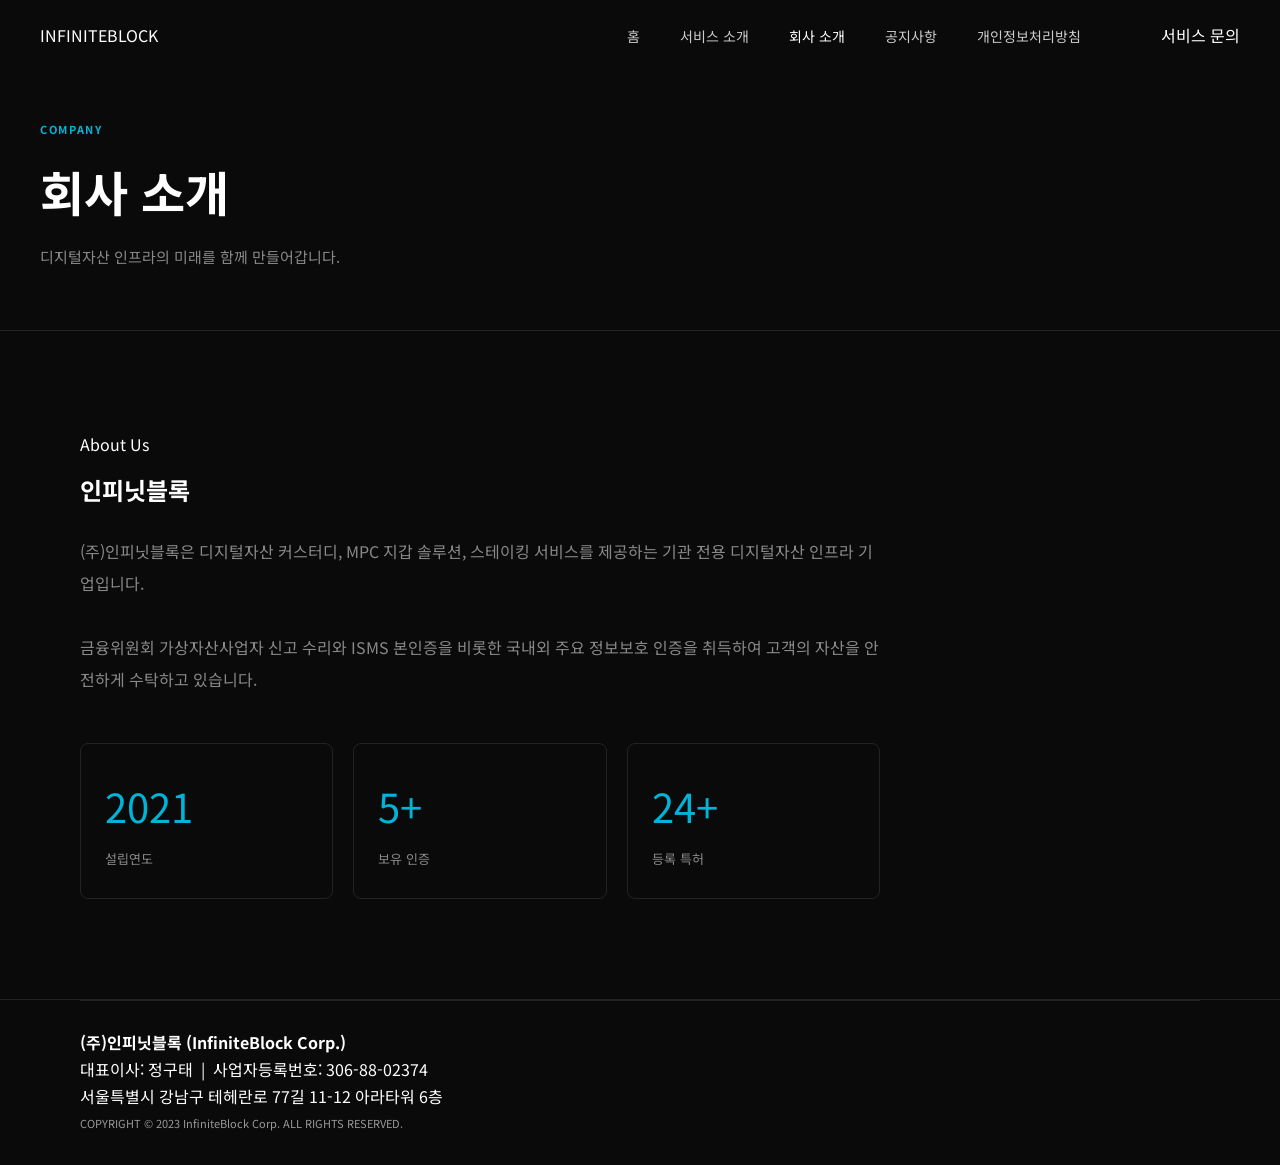
<file: pages/company.html>
<!DOCTYPE html>
<html lang="ko">
<head>
  <meta charset="UTF-8" />
  <meta name="viewport" content="width=device-width, initial-scale=1.0" />
  <title>회사 소개 — InfiniteBlock</title>
  <link rel="stylesheet" href="../css/style.css" />
  <link href="https://fonts.googleapis.com/css2?family=DM+Serif+Display:ital@0;1&family=Syne:wght@400;500;600;700;800&family=Noto+Sans+KR:wght@300;400;500;700&display=swap" rel="stylesheet" />
</head>
<body>
<header class="site-header scrolled" id="site-header">
  <nav class="nav-inner">
    <a href="../index.html" class="logo"><span class="logo-text">INFINITE<span class="logo-accent">BLOCK</span></span></a>
    <ul class="nav-links">
      <li><a href="../index.html" class="nav-link">홈</a></li>
      <li><a href="services.html" class="nav-link">서비스 소개</a></li>
      <li><a href="company.html" class="nav-link active">회사 소개</a></li>
      <li><a href="notice.html" class="nav-link">공지사항</a></li>
      <li><a href="privacy.html" class="nav-link">개인정보처리방침</a></li>
    </ul>
    <div class="nav-actions"><a href="../index.html#contact" class="btn-contact">서비스 문의</a></div>
    <button class="hamburger" id="hamburger"><span></span><span></span><span></span></button>
  </nav>
</header>
<div class="mobile-menu" id="mobile-menu">
  <ul>
    <li><a href="../index.html">홈</a></li>
    <li><a href="services.html">서비스 소개</a></li>
    <li><a href="company.html">회사 소개</a></li>
    <li><a href="notice.html">공지사항</a></li>
    <li><a href="privacy.html">개인정보처리방침</a></li>
    <li><a href="../index.html#contact" class="mobile-cta">서비스 문의</a></li>
  </ul>
</div>
<div class="page-hero">
  <div class="page-hero-inner">
    <span class="section-tag">Company</span>
    <h1 class="page-hero-title">회사 소개</h1>
    <p class="page-hero-desc">디지털자산 인프라의 미래를 함께 만들어갑니다.</p>
  </div>
</div>
<section style="padding:100px 0;">
  <div class="container">
    <div style="max-width:800px;">
      <span class="section-tag">About Us</span>
      <h2 class="section-title" style="margin:12px 0 24px;">인피닛블록</h2>
      <p style="font-size:16px;color:var(--gray-2);line-height:2;margin-bottom:32px;">
        (주)인피닛블록은 디지털자산 커스터디, MPC 지갑 솔루션, 스테이킹 서비스를 제공하는 기관 전용 디지털자산 인프라 기업입니다.<br/><br/>
        금융위원회 가상자산사업자 신고 수리와 ISMS 본인증을 비롯한 국내외 주요 정보보호 인증을 취득하여 고객의 자산을 안전하게 수탁하고 있습니다.
      </p>
      <div style="display:grid;grid-template-columns:repeat(3,1fr);gap:20px;margin-top:48px;">
        <div style="background:var(--dark-2);border:1px solid var(--border);border-radius:var(--radius);padding:28px 24px;">
          <div style="font-family:var(--font-display);font-size:40px;color:var(--accent);margin-bottom:8px;">2021</div>
          <div style="font-size:13px;color:var(--gray-2);">설립연도</div>
        </div>
        <div style="background:var(--dark-2);border:1px solid var(--border);border-radius:var(--radius);padding:28px 24px;">
          <div style="font-family:var(--font-display);font-size:40px;color:var(--accent);margin-bottom:8px;">5+</div>
          <div style="font-size:13px;color:var(--gray-2);">보유 인증</div>
        </div>
        <div style="background:var(--dark-2);border:1px solid var(--border);border-radius:var(--radius);padding:28px 24px;">
          <div style="font-family:var(--font-display);font-size:40px;color:var(--accent);margin-bottom:8px;">24+</div>
          <div style="font-size:13px;color:var(--gray-2);">등록 특허</div>
        </div>
      </div>
    </div>
  </div>
</section>
<footer class="site-footer">
  <div class="container">
    <div class="footer-bottom" style="border-top:1px solid var(--border);padding-top:28px;">
      <div class="footer-corp"><strong>(주)인피닛블록 (InfiniteBlock Corp.)</strong><br/>대표이사: 정구태 &nbsp;|&nbsp; 사업자등록번호: 306-88-02374<br/>서울특별시 강남구 테헤란로 77길 11-12 아라타워 6층</div>
      <div class="footer-copy">COPYRIGHT © 2023 InfiniteBlock Corp. ALL RIGHTS RESERVED.</div>
    </div>
  </div>
</footer>
<script src="../js/config.js"></script>
<script>
window.addEventListener('scroll', () => document.getElementById('site-header').classList.toggle('scrolled', window.scrollY > 20));
document.getElementById('hamburger')?.addEventListener('click', () => document.getElementById('mobile-menu')?.classList.toggle('open'));
</script>
</body>
</html>
</file>
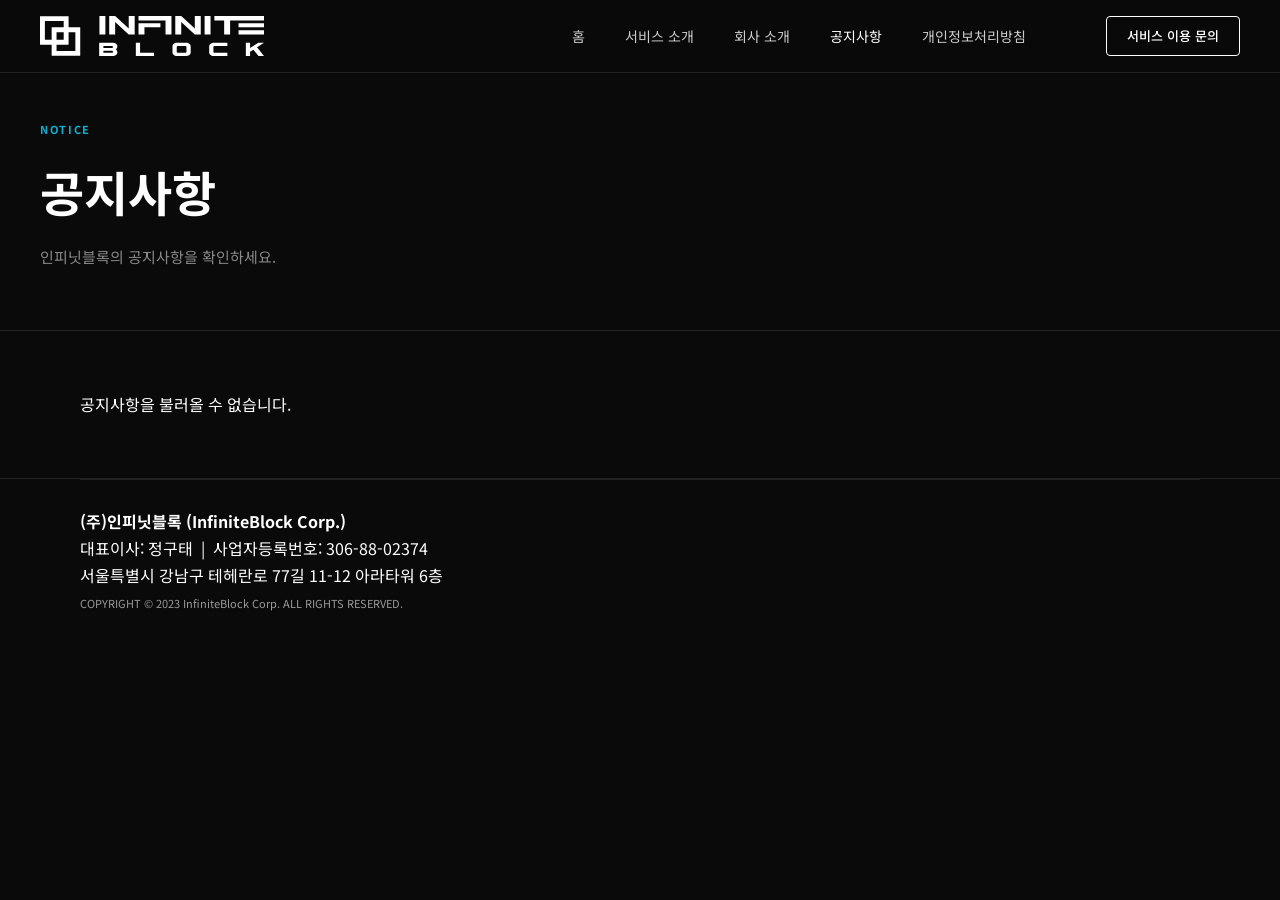
<file: pages/notice.html>
<!DOCTYPE html>
<html lang="ko">
<head>
  <meta charset="UTF-8" />
  <meta name="viewport" content="width=device-width, initial-scale=1.0" />
  <title>공지사항 — InfiniteBlock</title>
  <link rel="stylesheet" href="../css/style.css" />
  <link href="https://fonts.googleapis.com/css2?family=DM+Serif+Display:ital@0;1&family=Syne:wght@400;500;600;700;800&family=Noto+Sans+KR:wght@300;400;500;700&display=swap" rel="stylesheet" />
</head>
<body>
<header class="site-header scrolled" id="site-header">
  <nav class="nav-inner">
    <a href="../index.html" class="logo"><img src="../images/logo.svg" alt="InfiniteBlock" class="logo-img" /></a>
    <ul class="nav-links">
      <li><a href="../index.html" class="nav-link">홈</a></li>
      <li><a href="services.html" class="nav-link">서비스 소개</a></li>
      <li><a href="company.html" class="nav-link">회사 소개</a></li>
      <li><a href="notice.html" class="nav-link active">공지사항</a></li>
      <li><a href="privacy.html" class="nav-link">개인정보처리방침</a></li>
    </ul>
    <div class="nav-actions"><a href="../index.html#contact" class="btn-nav-outline">서비스 이용 문의</a></div>
    <button class="hamburger" id="hamburger"><span></span><span></span><span></span></button>
  </nav>
</header>
<div class="mobile-menu" id="mobile-menu">
  <ul>
    <li><a href="../index.html">홈</a></li>
    <li><a href="services.html">서비스 소개</a></li>
    <li><a href="company.html">회사 소개</a></li>
    <li><a href="notice.html">공지사항</a></li>
    <li><a href="privacy.html">개인정보처리방침</a></li>
    <li><a href="../index.html#contact" class="mobile-cta">서비스 문의</a></li>
  </ul>
</div>
<div class="page-hero">
  <div class="page-hero-inner">
    <span class="section-tag">Notice</span>
    <h1 class="page-hero-title">공지사항</h1>
    <p class="page-hero-desc">인피닛블록의 공지사항을 확인하세요.</p>
  </div>
</div>
<section class="notice-list">
  <div class="container" id="notice-container">
    <div class="media-loading">공지사항을 불러오는 중...</div>
  </div>
</section>
<div class="notice-modal" id="notice-modal">
  <div class="notice-modal-box">
    <button class="notice-modal-close" id="modal-close">✕</button>
    <div class="notice-modal-num" id="modal-num"></div>
    <div class="notice-modal-title" id="modal-title"></div>
    <div class="notice-modal-date" id="modal-date"></div>
    <div class="notice-modal-body" id="modal-body"></div>
  </div>
</div>
<footer class="site-footer">
  <div class="container">
    <div class="footer-bottom" style="border-top:1px solid var(--border);padding-top:28px;">
      <div class="footer-corp"><strong>(주)인피닛블록 (InfiniteBlock Corp.)</strong><br/>대표이사: 정구태 &nbsp;|&nbsp; 사업자등록번호: 306-88-02374<br/>서울특별시 강남구 테헤란로 77길 11-12 아라타워 6층</div>
      <div class="footer-copy">COPYRIGHT © 2023 InfiniteBlock Corp. ALL RIGHTS RESERVED.</div>
    </div>
  </div>
</footer>
<script src="../js/config.js"></script>
<script>
window.addEventListener('scroll', () => document.getElementById('site-header').classList.toggle('scrolled', window.scrollY > 20));
document.getElementById('hamburger')?.addEventListener('click', () => document.getElementById('mobile-menu').classList.toggle('open'));
const modal = document.getElementById('notice-modal');
document.getElementById('modal-close').addEventListener('click', () => modal.classList.remove('open'));
modal.addEventListener('click', (e) => { if (e.target === modal) modal.classList.remove('open'); });
document.addEventListener('keydown', (e) => { if (e.key === 'Escape') modal.classList.remove('open'); });
function openModal(notice, num) {
  document.getElementById('modal-num').textContent = `공지 ${String(num).padStart(3, '0')}`;
  document.getElementById('modal-title').textContent = notice.title;
  document.getElementById('modal-date').textContent = notice.created_at?.slice(0, 10) || '';
  document.getElementById('modal-body').textContent = notice.body;
  modal.classList.add('open');
}
async function loadNotices() {
  const container = document.getElementById('notice-container');
  try {
    const res = await fetch(`${SUPABASE_URL}/rest/v1/notices?select=*&order=created_at.desc`, {
      headers: { 'apikey': SUPABASE_ANON_KEY, 'Authorization': `Bearer ${SUPABASE_ANON_KEY}` }
    });
    const data = await res.json();
    if (!Array.isArray(data) || data.length === 0) {
      container.innerHTML = '<div class="media-loading">등록된 공지사항이 없습니다.</div>';
      return;
    }
    container.innerHTML = '';
    data.forEach((notice, i) => {
      const num = data.length - i;
      const isNew = (Date.now() - new Date(notice.created_at).getTime()) < 7 * 24 * 60 * 60 * 1000;
      const el = document.createElement('div');
      el.className = 'notice-item';
      el.innerHTML = `
        <div class="notice-num">${String(num).padStart(3, '0')}</div>
        <div class="notice-content">
          <div class="notice-title">${notice.title} ${isNew ? '<span class="notice-badge">NEW</span>' : ''}</div>
          <div class="notice-date">${notice.created_at?.slice(0, 10) || ''}</div>
        </div>`;
      el.addEventListener('click', () => openModal(notice, num));
      container.appendChild(el);
    });
  } catch {
    container.innerHTML = '<div class="media-loading">공지사항을 불러올 수 없습니다.</div>';
  }
}
loadNotices();
</script>
</body>
</html>
</file>
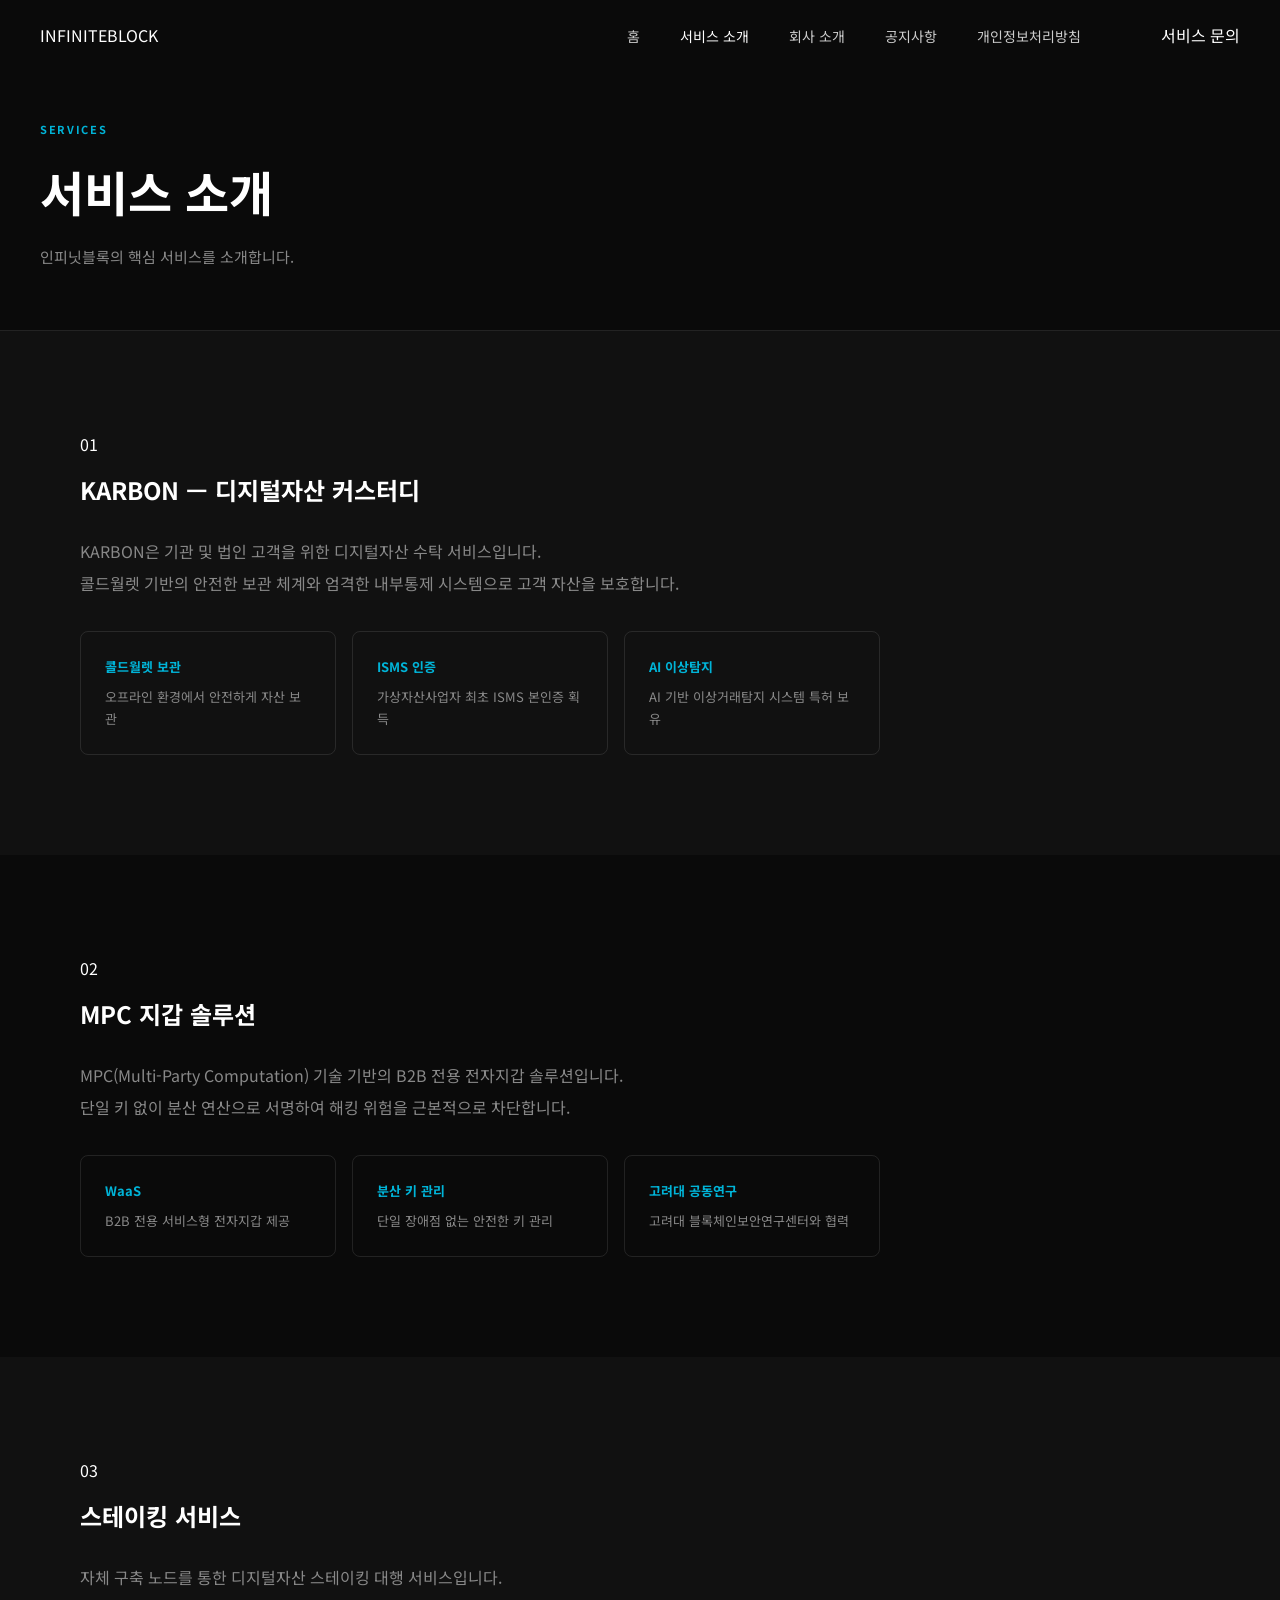
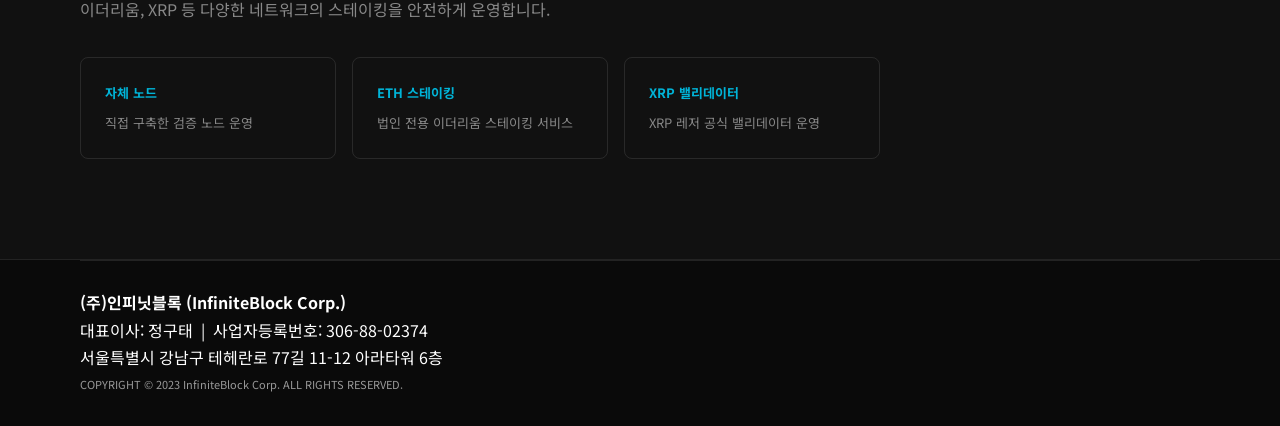
<file: pages/services.html>
<!DOCTYPE html>
<html lang="ko">
<head>
  <meta charset="UTF-8" />
  <meta name="viewport" content="width=device-width, initial-scale=1.0" />
  <title>서비스 소개 — InfiniteBlock</title>
  <link rel="stylesheet" href="../css/style.css" />
  <link href="https://fonts.googleapis.com/css2?family=DM+Serif+Display:ital@0;1&family=Syne:wght@400;500;600;700;800&family=Noto+Sans+KR:wght@300;400;500;700&display=swap" rel="stylesheet" />
</head>
<body>
<header class="site-header scrolled" id="site-header">
  <nav class="nav-inner">
    <a href="../index.html" class="logo"><span class="logo-text">INFINITE<span class="logo-accent">BLOCK</span></span></a>
    <ul class="nav-links">
      <li><a href="../index.html" class="nav-link">홈</a></li>
      <li><a href="services.html" class="nav-link active">서비스 소개</a></li>
      <li><a href="company.html" class="nav-link">회사 소개</a></li>
      <li><a href="notice.html" class="nav-link">공지사항</a></li>
      <li><a href="privacy.html" class="nav-link">개인정보처리방침</a></li>
    </ul>
    <div class="nav-actions"><a href="../index.html#contact" class="btn-contact">서비스 문의</a></div>
    <button class="hamburger" id="hamburger"><span></span><span></span><span></span></button>
  </nav>
</header>
<div class="mobile-menu" id="mobile-menu">
  <ul>
    <li><a href="../index.html">홈</a></li>
    <li><a href="services.html">서비스 소개</a></li>
    <li><a href="company.html">회사 소개</a></li>
    <li><a href="notice.html">공지사항</a></li>
    <li><a href="privacy.html">개인정보처리방침</a></li>
    <li><a href="../index.html#contact" class="mobile-cta">서비스 문의</a></li>
  </ul>
</div>

<div class="page-hero">
  <div class="page-hero-inner">
    <span class="section-tag">Services</span>
    <h1 class="page-hero-title">서비스 소개</h1>
    <p class="page-hero-desc">인피닛블록의 핵심 서비스를 소개합니다.</p>
  </div>
</div>

<section id="custody" style="padding:100px 0;background:var(--dark);">
  <div class="container">
    <div style="max-width:800px;">
      <span class="section-tag">01</span>
      <h2 class="section-title" style="margin:12px 0 24px;">KARBON — 디지털자산 커스터디</h2>
      <p style="font-size:16px;color:var(--gray-2);line-height:2;margin-bottom:32px;">
        KARBON은 기관 및 법인 고객을 위한 디지털자산 수탁 서비스입니다.<br/>
        콜드월렛 기반의 안전한 보관 체계와 엄격한 내부통제 시스템으로 고객 자산을 보호합니다.
      </p>
      <div style="display:grid;grid-template-columns:repeat(3,1fr);gap:16px;">
        <div style="background:var(--dark-2);border:1px solid var(--border);border-radius:var(--radius);padding:24px;">
          <div style="color:var(--accent);font-size:13px;font-family:var(--font-ui);font-weight:700;margin-bottom:8px;">콜드월렛 보관</div>
          <div style="font-size:13px;color:var(--gray-2);">오프라인 환경에서 안전하게 자산 보관</div>
        </div>
        <div style="background:var(--dark-2);border:1px solid var(--border);border-radius:var(--radius);padding:24px;">
          <div style="color:var(--accent);font-size:13px;font-family:var(--font-ui);font-weight:700;margin-bottom:8px;">ISMS 인증</div>
          <div style="font-size:13px;color:var(--gray-2);">가상자산사업자 최초 ISMS 본인증 획득</div>
        </div>
        <div style="background:var(--dark-2);border:1px solid var(--border);border-radius:var(--radius);padding:24px;">
          <div style="color:var(--accent);font-size:13px;font-family:var(--font-ui);font-weight:700;margin-bottom:8px;">AI 이상탐지</div>
          <div style="font-size:13px;color:var(--gray-2);">AI 기반 이상거래탐지 시스템 특허 보유</div>
        </div>
      </div>
    </div>
  </div>
</section>

<section id="mpc" style="padding:100px 0;background:var(--black);">
  <div class="container">
    <div style="max-width:800px;">
      <span class="section-tag">02</span>
      <h2 class="section-title" style="margin:12px 0 24px;">MPC 지갑 솔루션</h2>
      <p style="font-size:16px;color:var(--gray-2);line-height:2;margin-bottom:32px;">
        MPC(Multi-Party Computation) 기술 기반의 B2B 전용 전자지갑 솔루션입니다.<br/>
        단일 키 없이 분산 연산으로 서명하여 해킹 위험을 근본적으로 차단합니다.
      </p>
      <div style="display:grid;grid-template-columns:repeat(3,1fr);gap:16px;">
        <div style="background:var(--dark-2);border:1px solid var(--border);border-radius:var(--radius);padding:24px;">
          <div style="color:var(--accent);font-size:13px;font-family:var(--font-ui);font-weight:700;margin-bottom:8px;">WaaS</div>
          <div style="font-size:13px;color:var(--gray-2);">B2B 전용 서비스형 전자지갑 제공</div>
        </div>
        <div style="background:var(--dark-2);border:1px solid var(--border);border-radius:var(--radius);padding:24px;">
          <div style="color:var(--accent);font-size:13px;font-family:var(--font-ui);font-weight:700;margin-bottom:8px;">분산 키 관리</div>
          <div style="font-size:13px;color:var(--gray-2);">단일 장애점 없는 안전한 키 관리</div>
        </div>
        <div style="background:var(--dark-2);border:1px solid var(--border);border-radius:var(--radius);padding:24px;">
          <div style="color:var(--accent);font-size:13px;font-family:var(--font-ui);font-weight:700;margin-bottom:8px;">고려대 공동연구</div>
          <div style="font-size:13px;color:var(--gray-2);">고려대 블록체인보안연구센터와 협력</div>
        </div>
      </div>
    </div>
  </div>
</section>

<section id="staking" style="padding:100px 0;background:var(--dark);">
  <div class="container">
    <div style="max-width:800px;">
      <span class="section-tag">03</span>
      <h2 class="section-title" style="margin:12px 0 24px;">스테이킹 서비스</h2>
      <p style="font-size:16px;color:var(--gray-2);line-height:2;margin-bottom:32px;">
        자체 구축 노드를 통한 디지털자산 스테이킹 대행 서비스입니다.<br/>
        이더리움, XRP 등 다양한 네트워크의 스테이킹을 안전하게 운영합니다.
      </p>
      <div style="display:grid;grid-template-columns:repeat(3,1fr);gap:16px;">
        <div style="background:var(--dark-2);border:1px solid var(--border);border-radius:var(--radius);padding:24px;">
          <div style="color:var(--accent);font-size:13px;font-family:var(--font-ui);font-weight:700;margin-bottom:8px;">자체 노드</div>
          <div style="font-size:13px;color:var(--gray-2);">직접 구축한 검증 노드 운영</div>
        </div>
        <div style="background:var(--dark-2);border:1px solid var(--border);border-radius:var(--radius);padding:24px;">
          <div style="color:var(--accent);font-size:13px;font-family:var(--font-ui);font-weight:700;margin-bottom:8px;">ETH 스테이킹</div>
          <div style="font-size:13px;color:var(--gray-2);">법인 전용 이더리움 스테이킹 서비스</div>
        </div>
        <div style="background:var(--dark-2);border:1px solid var(--border);border-radius:var(--radius);padding:24px;">
          <div style="color:var(--accent);font-size:13px;font-family:var(--font-ui);font-weight:700;margin-bottom:8px;">XRP 밸리데이터</div>
          <div style="font-size:13px;color:var(--gray-2);">XRP 레저 공식 밸리데이터 운영</div>
        </div>
      </div>
    </div>
  </div>
</section>

<footer class="site-footer">
  <div class="container">
    <div class="footer-bottom" style="border-top:1px solid var(--border);padding-top:28px;">
      <div class="footer-corp"><strong>(주)인피닛블록 (InfiniteBlock Corp.)</strong><br/>대표이사: 정구태 &nbsp;|&nbsp; 사업자등록번호: 306-88-02374<br/>서울특별시 강남구 테헤란로 77길 11-12 아라타워 6층</div>
      <div class="footer-copy">COPYRIGHT © 2023 InfiniteBlock Corp. ALL RIGHTS RESERVED.</div>
    </div>
  </div>
</footer>
<script>
window.addEventListener('scroll', () => document.getElementById('site-header').classList.toggle('scrolled', window.scrollY > 20));
document.getElementById('hamburger')?.addEventListener('click', () => document.getElementById('mobile-menu')?.classList.toggle('open'));
</script>
</body>
</html>
</file>
<file: css/style.css>
:root {
  --black: #0a0a0a;
  --dark: #111111;
  --white: #ffffff;
  --gray-1: #cccccc;
  --gray-2: #888888;
  --gray-3: #555555;
  --border: rgba(255,255,255,0.1);
  --accent: #00b4d8;
  --font-main: 'Noto Sans KR', sans-serif;
  --radius: 8px;
}

*, *::before, *::after { box-sizing: border-box; margin: 0; padding: 0; }
html { scroll-behavior: smooth; }
body { background: var(--black); color: var(--white); font-family: var(--font-main); line-height: 1.7; overflow-x: hidden; }
a { color: inherit; text-decoration: none; }
img { max-width: 100%; display: block; }
::-webkit-scrollbar { width: 6px; }
::-webkit-scrollbar-track { background: var(--dark); }
::-webkit-scrollbar-thumb { background: #333; border-radius: 3px; }
.container { max-width: 1200px; margin: 0 auto; padding: 0 40px; }

/* NAV */
.site-header {
  position: fixed; top: 0; left: 0; right: 0; z-index: 1000;
  background: transparent;
  transition: background 0.3s, border-bottom 0.3s;
  border-bottom: 1px solid transparent;
}
.site-header.scrolled {
  background: rgba(10,10,10,0.95);
  backdrop-filter: blur(10px);
  border-bottom-color: var(--border);
}
.nav-inner {
  max-width: 1400px; margin: 0 auto; padding: 0 40px;
  height: 72px; display: flex; align-items: center; gap: 48px;
}
.logo-img { height: 40px; filter: brightness(0) invert(1); }
.nav-links {
  display: flex; list-style: none; gap: 8px; margin-left: auto;
}
.nav-link {
  font-size: 14px; font-weight: 400; color: var(--gray-1);
  padding: 8px 16px; border-radius: var(--radius);
  transition: color 0.2s;
}
.nav-link:hover, .nav-link.active { color: var(--white); }
.nav-dropdown { position: relative; }
.dropdown-menu {
  display: none; position: absolute; top: calc(100% + 8px); left: 50%;
  transform: translateX(-50%);
  background: rgba(20,20,20,0.98);
  border: 1px solid var(--border);
  border-radius: var(--radius);
  padding: 8px; min-width: 140px;
  list-style: none;
}
.nav-dropdown:hover .dropdown-menu { display: block; }
.dropdown-menu a {
  display: block; padding: 8px 14px;
  font-size: 13px; color: var(--gray-1);
  border-radius: 6px; transition: 0.2s;
}
.dropdown-menu a:hover { color: var(--white); background: rgba(255,255,255,0.06); }
.nav-actions { margin-left: 16px; }
.btn-nav-outline {
  display: inline-flex; align-items: center;
  font-size: 13px; font-weight: 500;
  padding: 8px 20px; border-radius: 4px;
  border: 1px solid var(--white); color: var(--white);
  transition: 0.2s;
}
.btn-nav-outline:hover { background: var(--white); color: var(--black); }
.hamburger {
  display: none; flex-direction: column; gap: 5px;
  background: none; border: none; cursor: pointer; padding: 4px;
}
.hamburger span { display: block; width: 24px; height: 2px; background: var(--white); border-radius: 2px; }
.mobile-menu {
  display: none; position: fixed; top: 72px; left: 0; right: 0; bottom: 0;
  background: var(--black); z-index: 999; padding: 32px;
  border-top: 1px solid var(--border);
}
.mobile-menu.open { display: block; }
.mobile-menu ul { list-style: none; }
.mobile-menu li { border-bottom: 1px solid var(--border); }
.mobile-menu a { display: block; padding: 16px 0; font-size: 16px; color: var(--gray-1); }
.mobile-cta { color: var(--accent) !important; }

/* HERO */
.hero {
  position: relative; height: 100vh;
  display: flex; align-items: center; justify-content: center;
  overflow: hidden; background: var(--black);
}
.hero-bg {
  position: absolute; inset: 0; z-index: 0;
}
.hero-main-img {
  width: 100%; height: 100%; object-fit: cover; opacity: 0.85;
}
.hero-content {
  position: relative; z-index: 1;
  text-align: center;
}
.hero-title {
  font-size: clamp(28px, 4vw, 52px);
  font-weight: 700; color: var(--white);
  line-height: 1.4; letter-spacing: -0.02em;
  text-shadow: 0 2px 20px rgba(0,0,0,0.5);
}

/* SECTION COMMON */
section { padding: 100px 0; }
.section-header { margin-bottom: 60px; }
.section-header.center { text-align: center; }
.section-title-lg {
  font-size: clamp(28px, 4vw, 48px);
  font-weight: 700; color: var(--white);
}
.section-title-ko {
  font-size: clamp(24px, 3vw, 40px);
  font-weight: 700; color: var(--white);
  margin-bottom: 16px;
}
.section-desc { color: var(--gray-2); font-size: 15px; line-height: 1.8; margin-top: 12px; }

/* SERVICES */
.services { background: var(--black); }
.services-grid {
  display: grid; grid-template-columns: repeat(3, 1fr); gap: 60px;
  max-width: 900px; margin: 0 auto;
}
.service-card {
  display: flex; flex-direction: column; align-items: center;
  text-align: center; transition: 0.3s;
}
.service-card:hover { transform: translateY(-8px); }
.service-img {
  width: 200px; height: 200px;
  display: flex; align-items: center; justify-content: center;
  margin-bottom: 28px;
}
.service-img img { width: 100%; height: 100%; object-fit: contain; }
.service-name {
  font-size: 20px; font-weight: 700; color: var(--white);
  margin-bottom: 10px; letter-spacing: 0.02em;
}
.service-desc { font-size: 14px; color: var(--gray-2); line-height: 1.7; }

/* MEDIA */
.media { background: var(--black); }
.media .section-header { margin-bottom: 40px; }
.media-slider-wrap { position: relative; }
.media-slider {
  display: flex; gap: 32px;
  overflow-x: auto; scroll-snap-type: x mandatory;
  scrollbar-width: none; padding-bottom: 40px;
}
.media-slider::-webkit-scrollbar { display: none; }
.media-card {
  flex: 0 0 380px; scroll-snap-align: start;
  background: transparent; cursor: pointer;
}
.media-card-img {
  width: 100%; height: 240px; overflow: hidden;
  border-radius: var(--radius); margin-bottom: 20px;
}
.media-card-img img {
  width: 100%; height: 100%; object-fit: cover;
  transition: transform 0.5s;
}
.media-card:hover .media-card-img img { transform: scale(1.05); }
.media-card-title {
  font-size: 16px; font-weight: 500; color: var(--white);
  line-height: 1.6; margin-bottom: 12px;
}
.media-card-date { font-size: 13px; color: var(--gray-2); }
.slider-progress {
  width: 100%; height: 2px; background: rgba(255,255,255,0.15);
  border-radius: 2px; margin-top: 8px;
}
.slider-progress-bar {
  height: 100%; width: 30%;
  background: var(--white); border-radius: 2px;
  transition: width 0.3s;
}

/* PARTNERS */
.partners { background: var(--black); padding: 60px 0; }
.partners-track-wrap {
  overflow: hidden;
  mask-image: linear-gradient(90deg, transparent, black 8%, black 92%, transparent);
}
.partners-track {
  display: flex; gap: 60px; align-items: center;
  animation: scroll 30s linear infinite; width: max-content;
}
.partners-track:hover { animation-play-state: paused; }
@keyframes scroll { from { transform: translateX(0); } to { transform: translateX(-50%); } }
.partner-logo {
  height: 32px; filter: brightness(0) invert(0.6);
  transition: filter 0.2s; flex-shrink: 0;
}
.partner-logo:hover { filter: brightness(0) invert(1); }

/* CERTIFICATIONS */
.certs { background: var(--black); }
.certs-grid {
  display: grid; grid-template-columns: repeat(5, 1fr); gap: 20px;
}
.cert-card {
  background: var(--white);
  border-radius: var(--radius);
  padding: 24px 20px;
  display: flex; flex-direction: column; gap: 12px;
}
.cert-card img { width: 100%; height: 120px; object-fit: contain; }
.cert-card p { font-size: 12px; color: #444; line-height: 1.6; flex: 1; }
.cert-period { font-size: 11px; color: #888; }
.cert-period span { font-weight: 700; color: #555; margin-right: 6px; }

/* FAQ/공지사항 */
.faq { background: var(--black); }
.faq-item {
  border-top: 1px solid var(--border);
  cursor: pointer; overflow: hidden;
}
.faq-item:last-child { border-bottom: 1px solid var(--border); }
.faq-q {
  display: flex; align-items: center; gap: 24px;
  padding: 28px 0; font-size: 15px; color: var(--white);
}
.faq-num { font-size: 16px; font-weight: 700; color: var(--white); min-width: 32px; }
.faq-q span:nth-child(2) { flex: 1; }
.faq-icon {
  font-size: 24px; color: var(--gray-2);
  transition: transform 0.3s; min-width: 24px; text-align: center;
}
.faq-a {
  font-size: 14px; color: var(--gray-2); line-height: 1.8;
  padding: 0 0 0 56px; max-height: 0;
  overflow: hidden; transition: max-height 0.4s ease, padding 0.3s;
}
.faq-item.open .faq-a { max-height: 500px; padding: 0 0 28px 56px; }
.faq-item.open .faq-icon { transform: rotate(45deg); color: var(--white); }

/* CONTACT */
.contact { padding: 0; }
.contact-inner {
  display: grid; grid-template-columns: 1fr 1fr;
  min-height: 400px;
}
.contact-left {
  background: var(--black);
  padding: 80px 80px;
  display: flex; flex-direction: column; justify-content: center; gap: 20px;
}
.contact-title {
  font-size: clamp(32px, 4vw, 56px);
  font-weight: 700; color: var(--white);
}
.contact-email { font-size: 18px; color: var(--gray-2); }
.btn-contact-outline {
  display: inline-flex; align-items: center;
  font-size: 14px; font-weight: 500;
  padding: 12px 28px; border-radius: 4px;
  border: 1px solid var(--white); color: var(--white);
  width: fit-content; transition: 0.2s;
}
.btn-contact-outline:hover { background: var(--white); color: var(--black); }
.contact-right { position: relative; overflow: hidden; }
.contact-bg-img { width: 100%; height: 100%; object-fit: cover; }

/* FOOTER */
.site-footer { background: var(--black); border-top: 1px solid var(--border); }
.footer-top { padding: 48px 0; border-bottom: 1px solid var(--border); }
.footer-top-inner {
  display: flex; align-items: center; gap: 40px; flex-wrap: wrap;
}
.footer-logo img { height: 36px; filter: brightness(0) invert(1); }
.footer-btns { display: flex; gap: 12px; margin-left: auto; }
.btn-footer {
  font-size: 13px; padding: 10px 20px;
  border: 1px solid var(--border); color: var(--gray-1);
  border-radius: 4px; transition: 0.2s;
}
.btn-footer:hover { border-color: var(--white); color: var(--white); }
.footer-certs-img {
  display: flex; gap: 16px; align-items: center; flex-wrap: wrap;
}
.footer-certs-img img { height: 32px; filter: brightness(0) invert(0.6); }
.footer-bottom { padding: 32px 0; }
.footer-bottom-inner {
  display: flex; gap: 60px; flex-wrap: wrap;
}
.footer-left { display: flex; flex-direction: column; gap: 8px; }
.footer-privacy { font-size: 13px; color: var(--gray-1); text-decoration: underline; }
.footer-copy { font-size: 11px; color: var(--gray-3); margin-top: 4px; }
.footer-corp p, .footer-contact p {
  font-size: 12px; color: var(--gray-3); line-height: 2;
}

/* ADMIN */
.admin-wrap { min-height: 100vh; background: #f5f5f5; display: flex; align-items: center; justify-content: center; padding: 40px 20px; }
.admin-box { background: var(--white); border: 1px solid #e0e0e0; border-radius: 12px; padding: 48px 40px; width: 100%; max-width: 420px; box-shadow: 0 4px 20px rgba(0,0,0,0.08); }
.admin-logo { font-weight: 900; font-size: 16px; color: #111; margin-bottom: 6px; }
.admin-logo span { color: var(--accent); }
.admin-subtitle { font-size: 12px; color: #999; margin-bottom: 32px; }
.admin-title { font-size: 20px; font-weight: 700; color: #111; margin-bottom: 24px; }
.admin-form { display: flex; flex-direction: column; gap: 16px; }
.admin-form .form-group { display: flex; flex-direction: column; gap: 6px; }
.admin-form label { font-size: 12px; font-weight: 700; color: #666; }
.admin-form .form-group input { background: #f5f5f5; border: 1px solid #e0e0e0; border-radius: var(--radius); padding: 12px 16px; color: #111; font-size: 14px; outline: none; width: 100%; }
.admin-form .form-group input:focus { border-color: var(--accent); background: #fff; }
.admin-btn { font-size: 14px; font-weight: 700; padding: 13px; border-radius: 8px; background: #111; color: #fff; border: none; cursor: pointer; transition: 0.2s; width: 100%; }
.admin-btn:hover { background: #333; }
.admin-err { font-size: 13px; color: #dc2626; text-align: center; }
.otp-hint { font-size: 12px; color: #999; text-align: center; }
.admin-dash { min-height: 100vh; background: #f5f5f5; padding-top: 72px; }
.admin-nav { position: fixed; top: 0; left: 0; right: 0; z-index: 100; background: #fff; border-bottom: 1px solid #e0e0e0; height: 72px; display: flex; align-items: center; padding: 0 32px; gap: 16px; box-shadow: 0 2px 10px rgba(0,0,0,0.06); }
.admin-nav-brand { font-weight: 900; font-size: 15px; color: #111; margin-right: auto; }
.admin-nav-brand span { color: var(--accent); }
.admin-tab-btn { font-size: 13px; font-weight: 600; padding: 8px 18px; border-radius: 8px; background: none; border: 1px solid #e0e0e0; color: #666; cursor: pointer; transition: 0.2s; }
.admin-tab-btn.active, .admin-tab-btn:hover { background: #111; border-color: #111; color: #fff; }
.admin-logout-btn { font-size: 13px; font-weight: 600; padding: 8px 18px; border-radius: 8px; background: none; border: 1px solid #e0e0e0; color: #999; cursor: pointer; }
.admin-logout-btn:hover { color: #dc2626; border-color: #dc2626; }
.admin-content { max-width: 1000px; margin: 0 auto; padding: 48px 32px; }
.admin-section-title { font-size: 20px; font-weight: 700; color: #111; margin-bottom: 24px; }
.tab-panel { display: none; }
.tab-panel.active { display: block; }
.notice-editor-form { background: #fff; border: 1px solid #e0e0e0; border-radius: 12px; padding: 32px; display: flex; flex-direction: column; gap: 16px; margin-bottom: 36px; }
.notice-editor-form label { font-size: 12px; font-weight: 700; color: #666; margin-bottom: 4px; display: block; }
.notice-editor-form input, .notice-editor-form textarea { background: #f5f5f5; border: 1px solid #e0e0e0; border-radius: var(--radius); padding: 11px 14px; color: #111; font-size: 14px; font-family: var(--font-main); outline: none; width: 100%; }
.notice-editor-form input:focus, .notice-editor-form textarea:focus { border-color: var(--accent); background: #fff; }
.notice-editor-form textarea { resize: vertical; min-height: 160px; }
.admin-notice-table { width: 100%; border-collapse: collapse; background: #fff; border-radius: 12px; overflow: hidden; box-shadow: 0 2px 10px rgba(0,0,0,0.06); }
.admin-notice-table th, .admin-notice-table td { padding: 14px 16px; text-align: left; font-size: 13px; border-bottom: 1px solid #f0f0f0; }
.admin-notice-table th { font-weight: 700; font-size: 11px; letter-spacing: 0.08em; color: #999; background: #fafafa; }
.admin-notice-table td { color: #444; }
.btn-delete { background: none; border: 1px solid rgba(220,38,38,0.3); color: #dc2626; font-size: 12px; font-weight: 700; padding: 5px 12px; border-radius: 6px; cursor: pointer; transition: 0.2s; }
.btn-delete:hover { background: rgba(220,38,38,0.08); }
.privacy-editor-wrap { background: #fff; border: 1px solid #e0e0e0; border-radius: 12px; padding: 32px; }
.privacy-editor-wrap textarea { width: 100%; min-height: 500px; background: #f5f5f5; border: 1px solid #e0e0e0; border-radius: var(--radius); padding: 16px; color: #111; font-size: 13px; font-family: monospace; line-height: 1.7; resize: vertical; outline: none; }
.privacy-editor-wrap textarea:focus { border-color: var(--accent); }

/* PAGE HERO */
.page-hero { padding: 120px 40px 60px; background: var(--black); border-bottom: 1px solid var(--border); }
.page-hero-inner { max-width: 1200px; margin: 0 auto; }
.page-hero .section-tag { display: block; font-size: 11px; font-weight: 700; letter-spacing: 0.15em; text-transform: uppercase; color: var(--accent); margin-bottom: 12px; }
.page-hero-title { font-size: clamp(28px, 4vw, 48px); color: var(--white); font-weight: 700; margin-bottom: 12px; }
.page-hero-desc { color: var(--gray-2); font-size: 15px; }

/* NOTICE PAGE */
.notice-list { padding: 60px 0; }
.notice-item { display: flex; align-items: center; gap: 24px; padding: 24px 0; border-bottom: 1px solid var(--border); cursor: pointer; transition: 0.2s; }
.notice-item:hover { padding-left: 8px; }
.notice-num { font-size: 13px; font-weight: 700; color: var(--accent); min-width: 40px; text-align: center; }
.notice-content { flex: 1; }
.notice-title { font-size: 15px; font-weight: 500; color: var(--white); margin-bottom: 4px; }
.notice-date { font-size: 12px; color: var(--gray-3); }
.notice-badge { font-size: 10px; font-weight: 700; padding: 3px 8px; border-radius: 20px; background: rgba(0,180,216,0.1); color: var(--accent); border: 1px solid rgba(0,180,216,0.3); }
.notice-modal { display: none; position: fixed; inset: 0; z-index: 2000; background: rgba(0,0,0,0.8); align-items: center; justify-content: center; padding: 32px; }
.notice-modal.open { display: flex; }
.notice-modal-box { background: #1a1a1a; border: 1px solid var(--border); border-radius: 12px; padding: 48px; max-width: 700px; width: 100%; max-height: 80vh; overflow-y: auto; position: relative; }
.notice-modal-close { position: absolute; top: 20px; right: 20px; background: none; border: none; color: var(--gray-2); font-size: 24px; cursor: pointer; }
.notice-modal-close:hover { color: var(--white); }
.notice-modal-num { font-size: 11px; font-weight: 700; color: var(--accent); letter-spacing: 0.1em; margin-bottom: 8px; }
.notice-modal-title { font-size: 20px; font-weight: 700; color: var(--white); margin-bottom: 8px; }
.notice-modal-date { font-size: 12px; color: var(--gray-3); margin-bottom: 24px; }
.notice-modal-body { font-size: 14px; color: var(--gray-2); line-height: 2; white-space: pre-wrap; }

/* PRIVACY */
.privacy-content { padding: 60px 0 100px; max-width: 800px; }
.privacy-content h2 { font-size: 18px; font-weight: 700; color: var(--white); margin: 36px 0 14px; }
.privacy-content p, .privacy-content li { font-size: 14px; color: var(--gray-2); line-height: 2; }
.privacy-content ul, .privacy-content ol { padding-left: 20px; margin-bottom: 16px; }
.privacy-content table { width: 100%; border-collapse: collapse; margin: 16px 0; font-size: 13px; }
.privacy-content th, .privacy-content td { border: 1px solid var(--border); padding: 10px 16px; text-align: left; }
.privacy-content th { background: #1a1a1a; color: var(--white); font-weight: 600; }
.privacy-content td { color: var(--gray-2); }
.privacy-updated { font-size: 13px; font-weight: 600; color: var(--accent); margin-bottom: 36px; }

/* RESPONSIVE */
@media (max-width: 1024px) { .certs-grid { grid-template-columns: repeat(3, 1fr); } }
@media (max-width: 900px) {
  .services-grid { grid-template-columns: 1fr; max-width: 300px; }
  .contact-inner { grid-template-columns: 1fr; }
  .contact-right { display: none; }
  .certs-grid { grid-template-columns: repeat(2, 1fr); }
  .footer-top-inner { flex-direction: column; align-items: flex-start; }
  .footer-btns { margin-left: 0; }
}
@media (max-width: 768px) {
  .nav-links, .nav-actions { display: none; }
  .hamburger { display: flex; }
  .container { padding: 0 20px; }
  .hero-title { font-size: clamp(22px, 5vw, 36px); }
  .certs-grid { grid-template-columns: 1fr 1fr; }
  .footer-bottom-inner { flex-direction: column; gap: 24px; }
  .contact-left { padding: 60px 32px; }
  .admin-nav { gap: 8px; padding: 0 16px; }
  .admin-tab-btn { padding: 6px 10px; font-size: 11px; }
  .admin-content { padding: 32px 16px; }
}
@media (max-width: 480px) {
  .certs-grid { grid-template-columns: 1fr; }
  .notice-modal { padding: 16px; }
  .notice-modal-box { padding: 28px 20px; }
}

.logo { display: flex; align-items: center; gap: 10px; }
.logo-icon {
  width: 36px; height: 36px;
  border: 2px solid var(--white);
  display: flex; align-items: center; justify-content: center;
  position: relative;
}
.logo-icon-inner {
  width: 16px; height: 16px;
  border: 2px solid var(--white);
  position: absolute; bottom: -4px; right: -4px;
  background: var(--black);
}
.logo-text-wrap {
  display: flex; flex-direction: column;
  line-height: 1.1;
}
.logo-line1 {
  font-size: 13px; font-weight: 900;
  letter-spacing: 0.12em; color: var(--white);
}
.logo-line2 {
  font-size: 13px; font-weight: 900;
  letter-spacing: 0.12em; color: var(--white);
}

/* Contact 수정 */
.contact-title {
  font-size: clamp(48px, 6vw, 80px) !important;
  font-weight: 900 !important;
  letter-spacing: -0.02em;
}
.contact-email {
  font-size: 22px !important;
  color: #aaa !important;
}
.btn-contact-outline {
  font-size: 15px !important;
  padding: 14px 32px !important;
  border: 1px solid rgba(255,255,255,0.5) !important;
}
.contact-left {
  padding: 100px 80px !important;
  gap: 28px !important;
}

/* 공지사항 섹션 여백 줄이기 */
.faq { padding: 60px 0 !important; }

/* 푸터 로고 크게 */
.footer-logo img { height: 60px !important; }

/* 푸터 회사정보 가로 배치 */
.footer-bottom-inner {
  display: grid !important;
  grid-template-columns: 1fr 2fr 1fr !important;
  gap: 40px !important;
  align-items: start !important;
}

/* 공지사항 타이틀 숨기기 */
.faq .section-header { display: none; }

/* 푸터 주소 색상 밝게 */
.footer-corp p, .footer-contact p {
  color: #dddddd !important;
  font-size: 13px !important;
  line-height: 2 !important;
}
.footer-privacy { color: #dddddd !important; }
.footer-copy { color: #999999 !important; }
</file>
